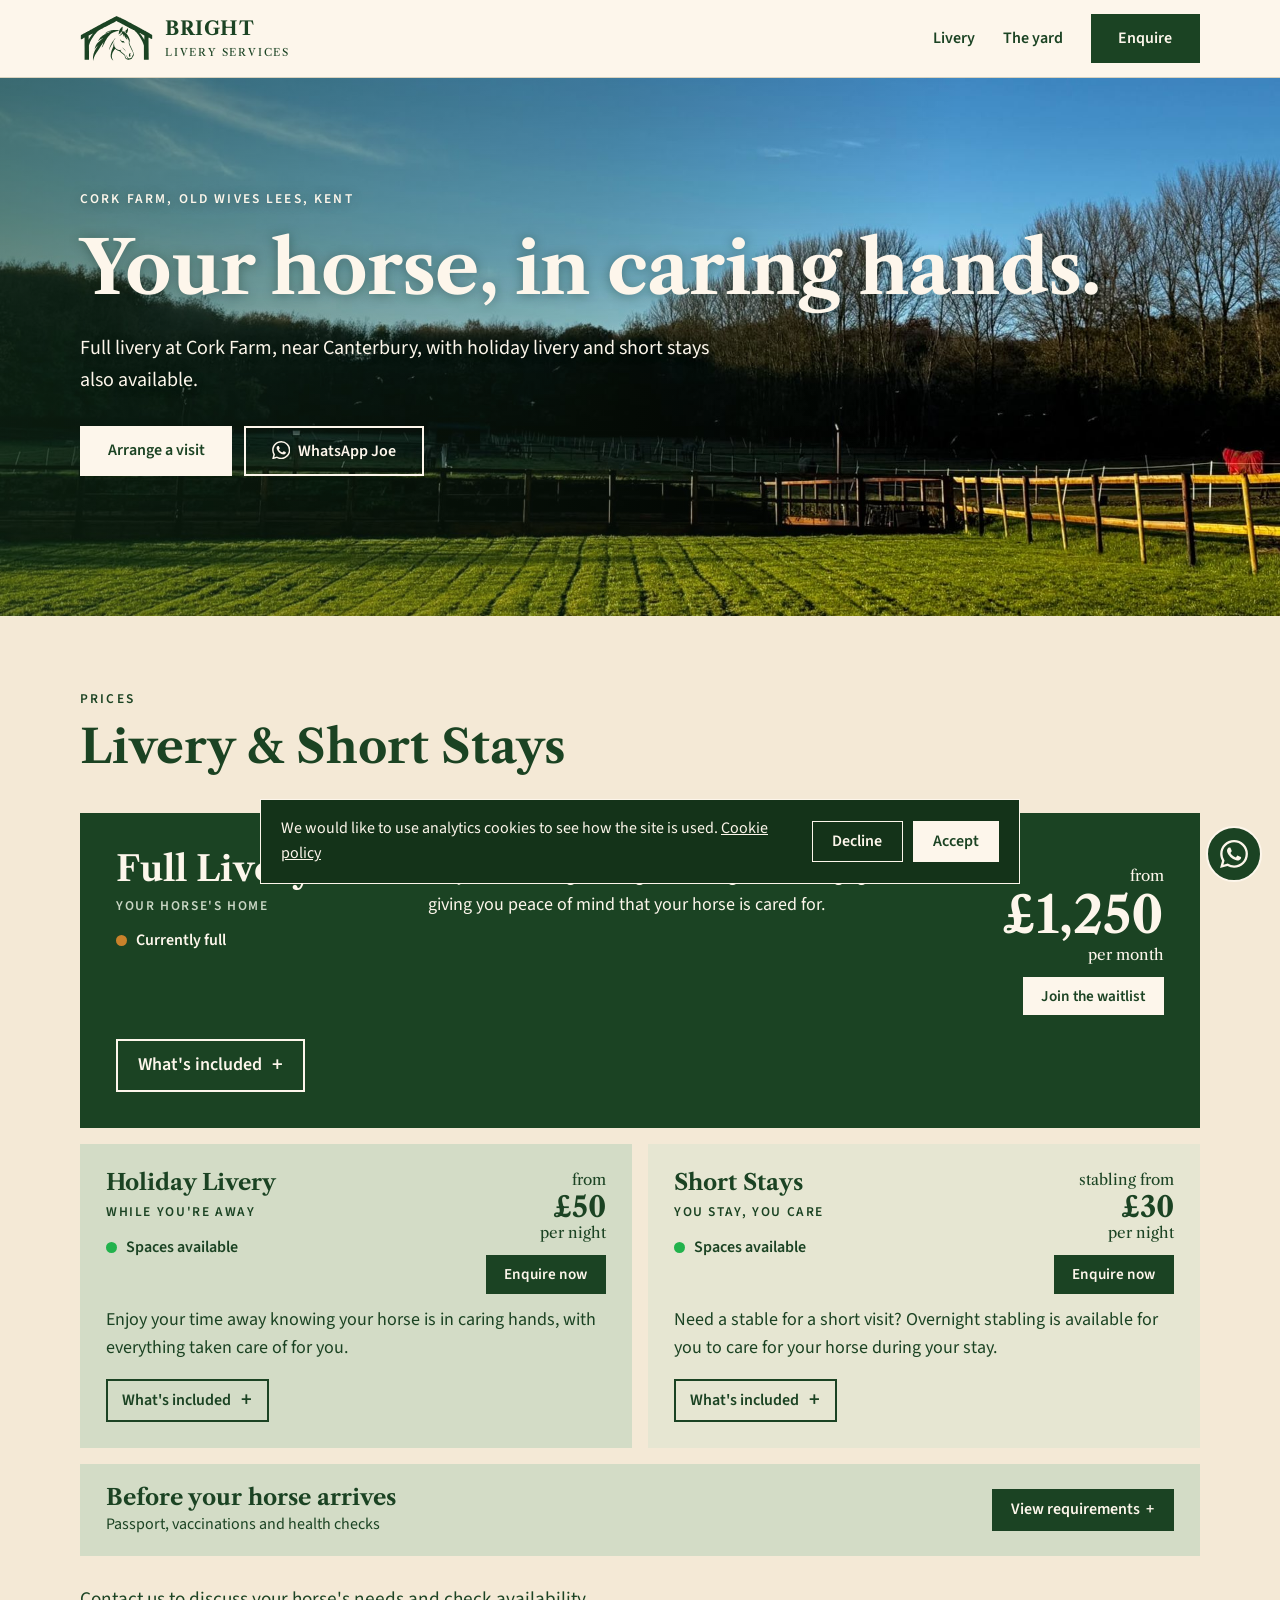
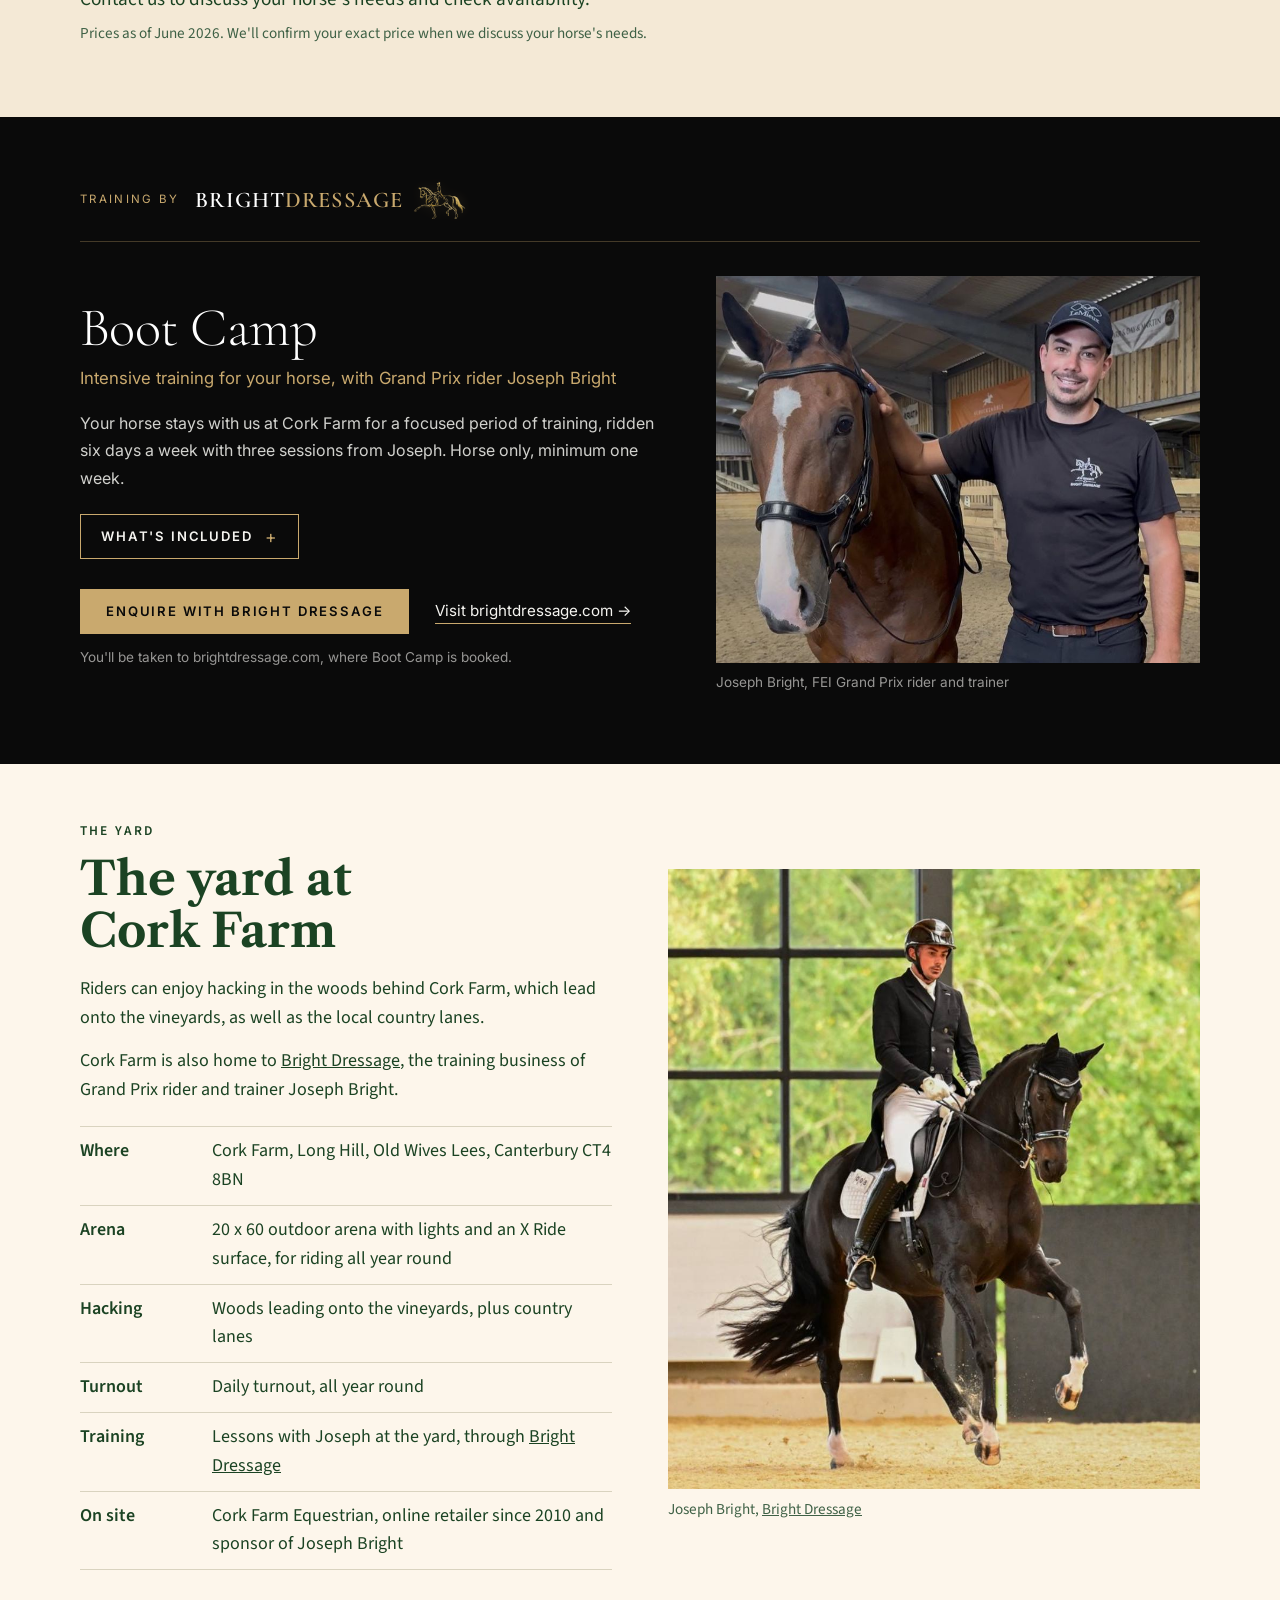
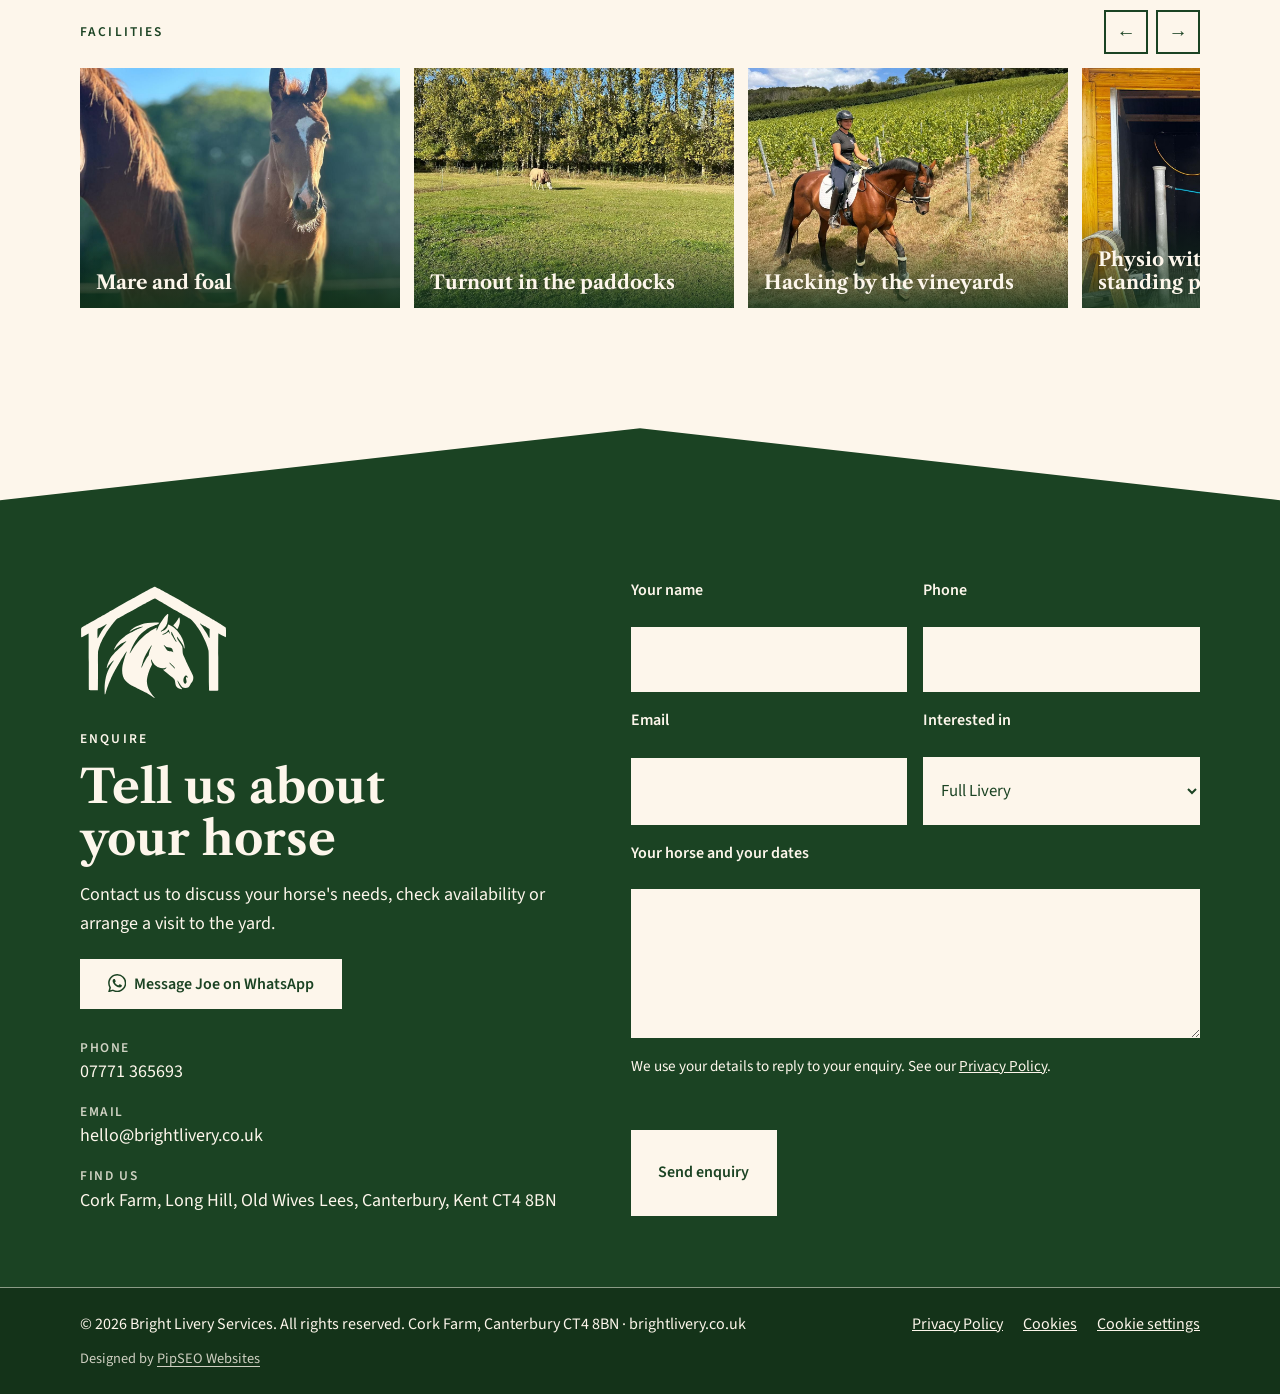
<file: index.html>
<!doctype html>
<html lang="en-GB">
<head>
<meta charset="utf-8">
<meta name="viewport" content="width=device-width,initial-scale=1,viewport-fit=cover">
<title>Bright Livery Services | Full Livery near Canterbury, Kent</title>
<meta name="description" content="Full livery at Cork Farm, Old Wives Lees, near Canterbury in Kent, with holiday livery and short stays. 20 x 60 outdoor arena with lights and woodland hacking.">
<meta name="robots" content="noindex">
<link rel="canonical" href="https://brightlivery.co.uk/">
<meta property="og:type" content="website">
<meta property="og:title" content="Bright Livery Services">
<meta property="og:description" content="Full livery at Cork Farm, Old Wives Lees, near Canterbury in Kent, with holiday livery and short stays. 20 x 60 outdoor arena with lights and woodland hacking.">
<meta property="og:url" content="https://brightlivery.co.uk/">
<meta property="og:image" content="https://brightlivery.co.uk/og-image.png">
<link rel="icon" href="/logo-mark.svg" type="image/svg+xml">
<link rel="preconnect" href="https://fonts.gstatic.com" crossorigin>
<link rel="stylesheet" href="https://fonts.googleapis.com/css2?family=Cormorant+Garamond:wght@300;400;600&family=Inter:wght@400;600&family=Libre+Caslon+Text:ital,wght@0,400;0,700;1,400&family=Source+Sans+3:wght@400;600&display=swap">
<link rel="stylesheet" href="/style.css">
<script type="application/ld+json">{"@context":"https://schema.org","@type":"LocalBusiness","name":"Bright Livery Services","url":"https://brightlivery.co.uk","email":"hello@brightlivery.co.uk","telephone":"+447771365693","image":"https://brightlivery.co.uk/og-image.png","address":{"@type":"PostalAddress","streetAddress":"Cork Farm, Long Hill, Old Wives Lees","addressLocality":"Canterbury","addressRegion":"Kent","postalCode":"CT4 8BN","addressCountry":"GB"}}</script>
</head>
<body>
<header><div class="wrap bar">
  <a class="brand" href="#top" aria-label="Bright Livery Services">
    <span><img src="/logo-mark.svg" alt="" width="770" height="485"></span>
    <span><b>BRIGHT</b><small>Livery Services</small></span>
  </a>
  <nav aria-label="Main">
    <a href="#livery">Livery</a><a href="#yard">The yard</a>
    <a class="btn" href="#contact">Enquire</a>
  </nav>
</div></header>

<main id="top">
<section class="hero">
  <img class="hero-img" src="/hero-paddocks.jpg" alt="Paddocks and woodland at Cork Farm on a clear morning" width="1920" height="1180" fetchpriority="high">
  <div class="wrap hero-in"><div>
    <p class="eyebrow">Cork Farm, Old Wives Lees, Kent</p>
    <h1>Your horse, in caring hands.</h1>
    <p class="lede">Full livery at Cork Farm, near Canterbury, with holiday livery and short stays also available.</p>
    <div class="cta">
      <a class="btn" href="#contact">Arrange a visit</a>
      <a class="btn ghost" href="https://wa.me/447771365693?text=Hi%20Joe%2C%20I%27d%20like%20to%20ask%20about%20livery%20at%20Cork%20Farm."><svg class="wa" viewBox="0 0 24 24" aria-hidden="true"><path fill="currentColor" d="M17.472 14.382c-.297-.149-1.758-.867-2.03-.967-.273-.099-.471-.148-.67.15-.197.297-.767.966-.94 1.164-.173.199-.347.223-.644.075-.297-.15-1.255-.463-2.39-1.475-.883-.788-1.48-1.761-1.653-2.059-.173-.297-.018-.458.13-.606.134-.133.298-.347.446-.52.149-.174.198-.298.298-.497.099-.198.05-.371-.025-.52-.075-.149-.669-1.612-.916-2.207-.242-.579-.487-.5-.669-.51-.173-.008-.371-.01-.57-.01-.198 0-.52.074-.792.372-.272.297-1.04 1.016-1.04 2.479 0 1.462 1.065 2.875 1.213 3.074.149.198 2.096 3.2 5.077 4.487.709.306 1.262.489 1.694.625.712.227 1.36.195 1.871.118.571-.085 1.758-.719 2.006-1.413.248-.694.248-1.289.173-1.413-.074-.124-.272-.198-.57-.347m-5.421 7.403h-.004a9.87 9.87 0 01-5.031-1.378l-.361-.214-3.741.982.998-3.648-.235-.374a9.86 9.86 0 01-1.51-5.26c.001-5.45 4.436-9.884 9.888-9.884 2.64 0 5.122 1.03 6.988 2.898a9.825 9.825 0 012.893 6.994c-.003 5.45-4.437 9.884-9.885 9.884m8.413-18.297A11.815 11.815 0 0012.05 0C5.495 0 .16 5.335.157 11.892c0 2.096.547 4.142 1.588 5.945L.057 24l6.305-1.654a11.882 11.882 0 005.683 1.448h.005c6.554 0 11.89-5.335 11.893-11.893a11.821 11.821 0 00-3.48-8.413z"/></svg>WhatsApp Joe</a>
    </div>
  </div>
  </div>
</section>

<section class="rates" id="livery"><div class="wrap">
  <p class="eyebrow">Prices</p>
  <h2>Livery &amp; Short Stays</h2>
  <div class="board">
    <article class="rate feature" data-service="full">
      <div><h3>Full Livery</h3><p class="when">Your horse's home</p></div>
      <p class="desc">Daily care including mucking out, turning out and bringing in, giving you peace of mind that your horse is cared for.</p>
      <p class="price"><em>from</em><strong>£1,250</strong><em>per month</em></p>
      <details class="more">
        <summary>What's included</summary>
        <div class="inc">
  <div class="inc-grid">
    <div class="groups">
      <div><h3>Daily care</h3><ul>
        <li>Mucking out, seven days a week</li>
        <li>Turning out and bringing in</li>
        <li>Feeding morning and evening</li>
        <li>Rugs changed to suit the weather</li>
      </ul></div>
      <div><h3>Feed and bedding</h3><ul>
        <li>Good quality hay</li>
        <li>Bedding</li>
        <li>Hard feed</li>
        <li>Your supplements given daily</li>
      </ul></div>
      <div><h3>Health</h3><ul>
        <li>Daily checks of legs and feet</li>
        <li>Farrier, vet, dentist and physio visits booked</li>
        <li>Your horse held for appointments</li>
        <li>Routine medication given</li>
      </ul></div>
    </div>
    <aside class="extras">
      <h3>Extras</h3>
      <ul>
        <li>Exercise sessions</li>
        <li>Clipping and trimming</li>
        <li>Plaiting and show preparation</li>
        <li>Rug washing</li>
      </ul>
      <p>Other extras priced on request. Lessons with Joseph are booked through <a href="https://brightdressage.com">Bright Dressage</a>.</p>
    </aside>
  </div>
        </div>
      </details>
    </article>
    <article class="rate soft one" data-service="holiday">
      <div><h3>Holiday Livery</h3><p class="when">While you're away</p></div>
      <p class="desc">Enjoy your time away knowing your horse is in caring hands, with everything taken care of for you.</p>
      <p class="price"><em>from</em><strong>£50</strong><em>per night</em></p>
      <details class="more">
        <summary>What's included</summary>
        <ul class="mini"><li>Mucking out, turning out and bringing in</li><li>Feeding, hay and bedding</li><li>Rugs changed to suit the weather</li><li>Daily checks</li><li>A photo update on WhatsApp while you're away</li></ul>
      </details>
    </article>
    <article class="rate soft two" data-service="short">
      <div><h3>Short Stays</h3><p class="when">You stay, you care</p></div>
      <p class="desc">Need a stable for a short visit? Overnight stabling is available for you to care for your horse during your stay.</p>
      <p class="price"><em>stabling from</em><strong>£30</strong><em>per night</em></p>
      <details class="more">
        <summary>What's included</summary>
        <ul class="mini"><li>A stable for your horse</li><li>Bedding for the night</li><li>Water on the yard</li><li>Hay and feed by arrangement</li></ul>
      </details>
    </article>
    <div class="arrive">
  <details class="more">
    <summary><span>Before your horse arrives<small>Passport, vaccinations and health checks</small></span></summary>
    <div class="inc">
      <p>To protect every horse on the yard, we ask for the following.</p>
      <div class="groups">
      <div><h3>All stays</h3><ul>
        <li>Valid passport and registered microchip</li>
        <li>Flu and tetanus vaccinations up to date</li>
        <li>Third-party liability insurance for your horse</li>
        <li>Next of kin details, in case of an accident</li>
        <li>Signed livery agreement</li>
      </ul></div>
      <div><h3>Full and Holiday Livery</h3><ul>
        <li>Clear strangles blood test, taken within two weeks of arrival</li>
        <li>Recent worm egg count</li>
        <li>Vet, farrier and insurance details</li>
      </ul></div>
    </div>
    </div>
  </details>
    </div>
  </div>
  <p class="note">Contact us to discuss your horse's needs and check availability.</p>
  <p class="legal">Prices as of June 2026. We'll confirm your exact price when we discuss your horse's needs.</p>
</div></section>
<section class="bd-camp" id="boot-camp" aria-labelledby="bd-camp-title"><div class="wrap bd-in">
  <div class="bd-brand">
    <p class="bd-eyebrow">Training by</p>
    <a class="bd-lockup" href="https://brightdressage.com" aria-label="Bright Dressage"><span class="bd-name">BRIGHT<span>DRESSAGE</span></span><img src="/bd-horse.png" alt="" width="300" height="217"></a>
  </div>
  <div class="bd-grid">
  <div class="bd-body">
    <h2 id="bd-camp-title">Boot Camp</h2>
    <p class="bd-sub">Intensive training for your horse, with Grand Prix rider Joseph Bright</p>
    <p>Your horse stays with us at Cork Farm for a focused period of training, ridden six days a week with three sessions from Joseph. Horse only, minimum one week.</p>
    <details class="bd-more">
      <summary>What's included</summary>
      <ul class="bd-list">
      <li>Ridden 6 times a week</li><li>3 training sessions with Joseph</li><li>2 ridden sessions with an established second rider</li><li>1 hack</li><li>Long reining</li><li>Stabling and fibre-based feed</li><li>Midweek update and progress report</li>
    </ul>
    </details>
    <div class="bd-cta">
      <a class="bd-btn" href="https://brightdressage.com/?enquire=Boot%20Camp#contact">Enquire with Bright Dressage</a>
      <a class="bd-link" href="https://brightdressage.com">Visit brightdressage.com &rarr;</a>
      <p class="bd-note">You'll be taken to brightdressage.com, where Boot Camp is booked.</p>
    </div>
  </div>
  <figure class="bd-photo"><img src="/bd-joseph.jpg" alt="Joseph Bright with one of the horses he trains" width="900" height="1035" loading="lazy"><figcaption>Joseph Bright, FEI Grand Prix rider and trainer</figcaption></figure>
  </div>
</div></section>





<section class="wrap yard" id="yard">
  <div>
    <p class="eyebrow">The yard</p>
    <h2>The yard at Cork Farm</h2>
    <p>Riders can enjoy hacking in the woods behind Cork Farm, which lead onto the vineyards, as well as the local country lanes.</p>
    <p>Cork Farm is also home to <a href="https://brightdressage.com">Bright Dressage</a>, the training business of Grand Prix rider and trainer Joseph Bright.</p>
    <ul class="facts">
      <li><span>Where</span><div>Cork Farm, Long Hill, Old Wives Lees, Canterbury CT4 8BN</div></li>
      <li><span>Arena</span><div>20 x 60 outdoor arena with lights and an X Ride surface, for riding all year round</div></li>
      <li><span>Hacking</span><div>Woods leading onto the vineyards, plus country lanes</div></li>
      <li><span>Turnout</span><div>Daily turnout, all year round</div></li>
      <li><span>Training</span><div>Lessons with Joseph at the yard, through <a href="https://brightdressage.com">Bright Dressage</a></div></li>
      <li><span>On site</span><div>Cork Farm Equestrian, online retailer since 2010 and sponsor of Joseph Bright</div></li>
    </ul>
  </div>
  <figure>
    <img src="/joseph-bright.jpg" alt="Joseph Bright riding a dark bay horse in a dressage arena">
    <figcaption>Joseph Bright, <a href="https://brightdressage.com">Bright Dressage</a></figcaption>
  </figure>
</section>

<section class="gallery" aria-label="Facilities photos"><div class="wrap">
  <div class="gal-head"><p class="eyebrow">Facilities</p><div class="gal-nav"><button type="button" class="gal-arrow" data-gal="-1" aria-label="Previous photos">&larr;</button><button type="button" class="gal-arrow" data-gal="1" aria-label="More photos">&rarr;</button></div></div>
  <ul class="strip" tabindex="0"><li class="tile photo"><img src="/mare-foal.jpg" alt="A mare eating from a bucket with her foal beside her" width="1200" height="900" loading="lazy"><span>Mare and foal</span></li><li class="tile photo"><img src="/paddock-turnout.jpg" alt="A rugged horse grazing in the paddock below tall poplar trees" width="1200" height="900" loading="lazy"><span>Turnout in the paddocks</span></li><li class="tile photo"><img src="/hack-vineyards.jpg" alt="A rider hacking a bay horse alongside the vineyards" width="1200" height="900" loading="lazy"><span>Hacking by the vineyards</span></li><li class="tile photo"><img src="/physio.jpg" alt="A horse being treated by the yard's physiotherapist in the wash bay" width="1200" height="900" loading="lazy"><span>Physio with our long-standing physiotherapist</span></li><li class="tile photo"><img src="/arena.jpg" alt="The 20 x 60 X Ride arena in evening sun, with paddocks and woodland behind" width="1200" height="900" loading="lazy"><span>The arena</span></li><li class="tile photo"><img src="/yard-dusk.jpg" alt="The stables at dusk, with horses looking over their doors and the lights on" width="1086" height="814" loading="lazy"><span>The stables at dusk</span></li></ul>
</div></section>

<section class="contact" id="contact"><div class="wrap contact-in">
  <div>
    <span class="rev" aria-hidden="true"><img src="/logo-reverse.svg" alt="" width="770" height="485"></span>
    <p class="eyebrow">Enquire</p>
    <h2>Tell us about your horse</h2>
    <p>Contact us to discuss your horse's needs, check availability or arrange a visit to the yard.</p>
    <a class="btn wa-btn" href="https://wa.me/447771365693?text=Hi%20Joe%2C%20I%27d%20like%20to%20ask%20about%20livery%20at%20Cork%20Farm."><svg class="wa" viewBox="0 0 24 24" aria-hidden="true"><path fill="currentColor" d="M17.472 14.382c-.297-.149-1.758-.867-2.03-.967-.273-.099-.471-.148-.67.15-.197.297-.767.966-.94 1.164-.173.199-.347.223-.644.075-.297-.15-1.255-.463-2.39-1.475-.883-.788-1.48-1.761-1.653-2.059-.173-.297-.018-.458.13-.606.134-.133.298-.347.446-.52.149-.174.198-.298.298-.497.099-.198.05-.371-.025-.52-.075-.149-.669-1.612-.916-2.207-.242-.579-.487-.5-.669-.51-.173-.008-.371-.01-.57-.01-.198 0-.52.074-.792.372-.272.297-1.04 1.016-1.04 2.479 0 1.462 1.065 2.875 1.213 3.074.149.198 2.096 3.2 5.077 4.487.709.306 1.262.489 1.694.625.712.227 1.36.195 1.871.118.571-.085 1.758-.719 2.006-1.413.248-.694.248-1.289.173-1.413-.074-.124-.272-.198-.57-.347m-5.421 7.403h-.004a9.87 9.87 0 01-5.031-1.378l-.361-.214-3.741.982.998-3.648-.235-.374a9.86 9.86 0 01-1.51-5.26c.001-5.45 4.436-9.884 9.888-9.884 2.64 0 5.122 1.03 6.988 2.898a9.825 9.825 0 012.893 6.994c-.003 5.45-4.437 9.884-9.885 9.884m8.413-18.297A11.815 11.815 0 0012.05 0C5.495 0 .16 5.335.157 11.892c0 2.096.547 4.142 1.588 5.945L.057 24l6.305-1.654a11.882 11.882 0 005.683 1.448h.005c6.554 0 11.89-5.335 11.893-11.893a11.821 11.821 0 00-3.48-8.413z"/></svg>Message Joe on WhatsApp</a>
    <dl>
      <div><dt>Phone</dt><dd>07771 365693</dd></div>
      <div><dt>Email</dt><dd>hello@brightlivery.co.uk</dd></div>
      <div><dt>Find us</dt><dd class="addr">Cork Farm, Long Hill, Old Wives Lees, Canterbury, Kent CT4 8BN</dd></div>
    </dl>
  </div>
  <form id="enquiry" name="livery-enquiry" method="POST" data-netlify="true" netlify-honeypot="bot-field">
    <input type="hidden" name="form-name" value="livery-enquiry">
    <input type="hidden" name="subject" value="New enquiry: Bright Livery website">
    <p hidden><label>Do not fill this in: <input name="bot-field"></label></p>
    <div class="field"><label for="f-name">Your name</label><input id="f-name" name="name" autocomplete="name" required></div>
    <div class="field"><label for="f-phone">Phone</label><input id="f-phone" name="phone" type="tel" autocomplete="tel"></div>
    <div class="field"><label for="f-email">Email</label><input id="f-email" name="email" type="email" autocomplete="email" required></div>
    <div class="field"><label for="f-service">Interested in</label>
      <select id="f-service" name="service"><option>Full Livery</option><option>Join Full Livery waitlist</option><option>Holiday Livery</option><option>Short Stay</option><option>Arrange a visit</option></select></div>
    <div class="field full"><label for="f-msg">Your horse and your dates</label><textarea id="f-msg" name="message" required></textarea></div>
    <p class="form-note">We use your details to reply to your enquiry. See our <a href="/privacy">Privacy Policy</a>.</p>
    <button class="btn" type="submit">Send enquiry</button>
    <p id="sent" role="status" hidden></p>
  </form>
</div></section>
</main>

<a class="wa-float" href="https://wa.me/447771365693?text=Hi%20Joe%2C%20I%27d%20like%20to%20ask%20about%20livery%20at%20Cork%20Farm." aria-label="Message Joe on WhatsApp"><svg class="wa" viewBox="0 0 24 24" aria-hidden="true"><path fill="currentColor" d="M17.472 14.382c-.297-.149-1.758-.867-2.03-.967-.273-.099-.471-.148-.67.15-.197.297-.767.966-.94 1.164-.173.199-.347.223-.644.075-.297-.15-1.255-.463-2.39-1.475-.883-.788-1.48-1.761-1.653-2.059-.173-.297-.018-.458.13-.606.134-.133.298-.347.446-.52.149-.174.198-.298.298-.497.099-.198.05-.371-.025-.52-.075-.149-.669-1.612-.916-2.207-.242-.579-.487-.5-.669-.51-.173-.008-.371-.01-.57-.01-.198 0-.52.074-.792.372-.272.297-1.04 1.016-1.04 2.479 0 1.462 1.065 2.875 1.213 3.074.149.198 2.096 3.2 5.077 4.487.709.306 1.262.489 1.694.625.712.227 1.36.195 1.871.118.571-.085 1.758-.719 2.006-1.413.248-.694.248-1.289.173-1.413-.074-.124-.272-.198-.57-.347m-5.421 7.403h-.004a9.87 9.87 0 01-5.031-1.378l-.361-.214-3.741.982.998-3.648-.235-.374a9.86 9.86 0 01-1.51-5.26c.001-5.45 4.436-9.884 9.888-9.884 2.64 0 5.122 1.03 6.988 2.898a9.825 9.825 0 012.893 6.994c-.003 5.45-4.437 9.884-9.885 9.884m8.413-18.297A11.815 11.815 0 0012.05 0C5.495 0 .16 5.335.157 11.892c0 2.096.547 4.142 1.588 5.945L.057 24l6.305-1.654a11.882 11.882 0 005.683 1.448h.005c6.554 0 11.89-5.335 11.893-11.893a11.821 11.821 0 00-3.48-8.413z"/></svg></a>

<footer><div class="wrap foot">
  <span>&copy; 2026 Bright Livery Services. All rights reserved. Cork Farm, Canterbury CT4 8BN · brightlivery.co.uk</span>
  <span class="foot-links"><a href="/privacy">Privacy Policy</a><a href="/privacy#cookies">Cookies</a><a href="#" data-cookie-settings>Cookie settings</a></span>
  <span class="credit">Designed by <a href="https://pipseo.co.uk" target="_blank" rel="noopener">PipSEO Websites</a></span>
</div></footer>
<script src="/script.js"></script>
</body>
</html>
</file>
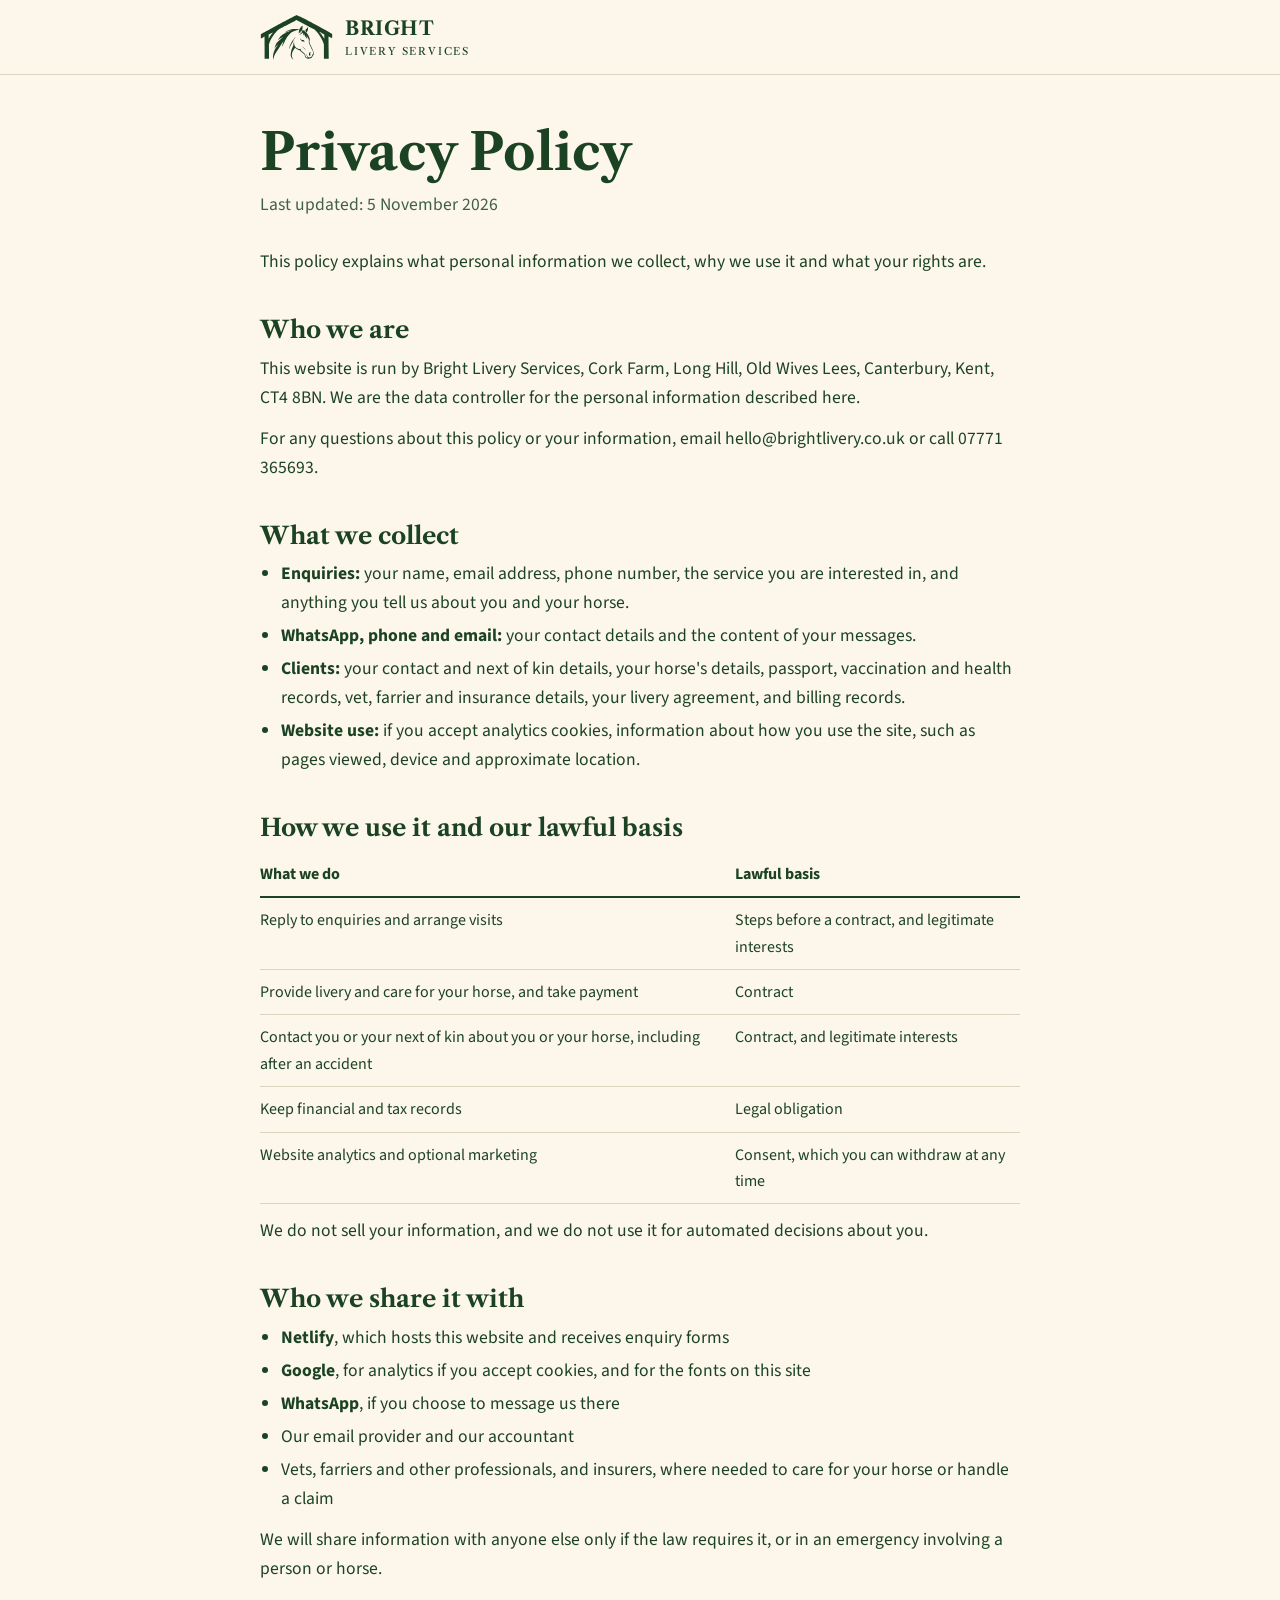
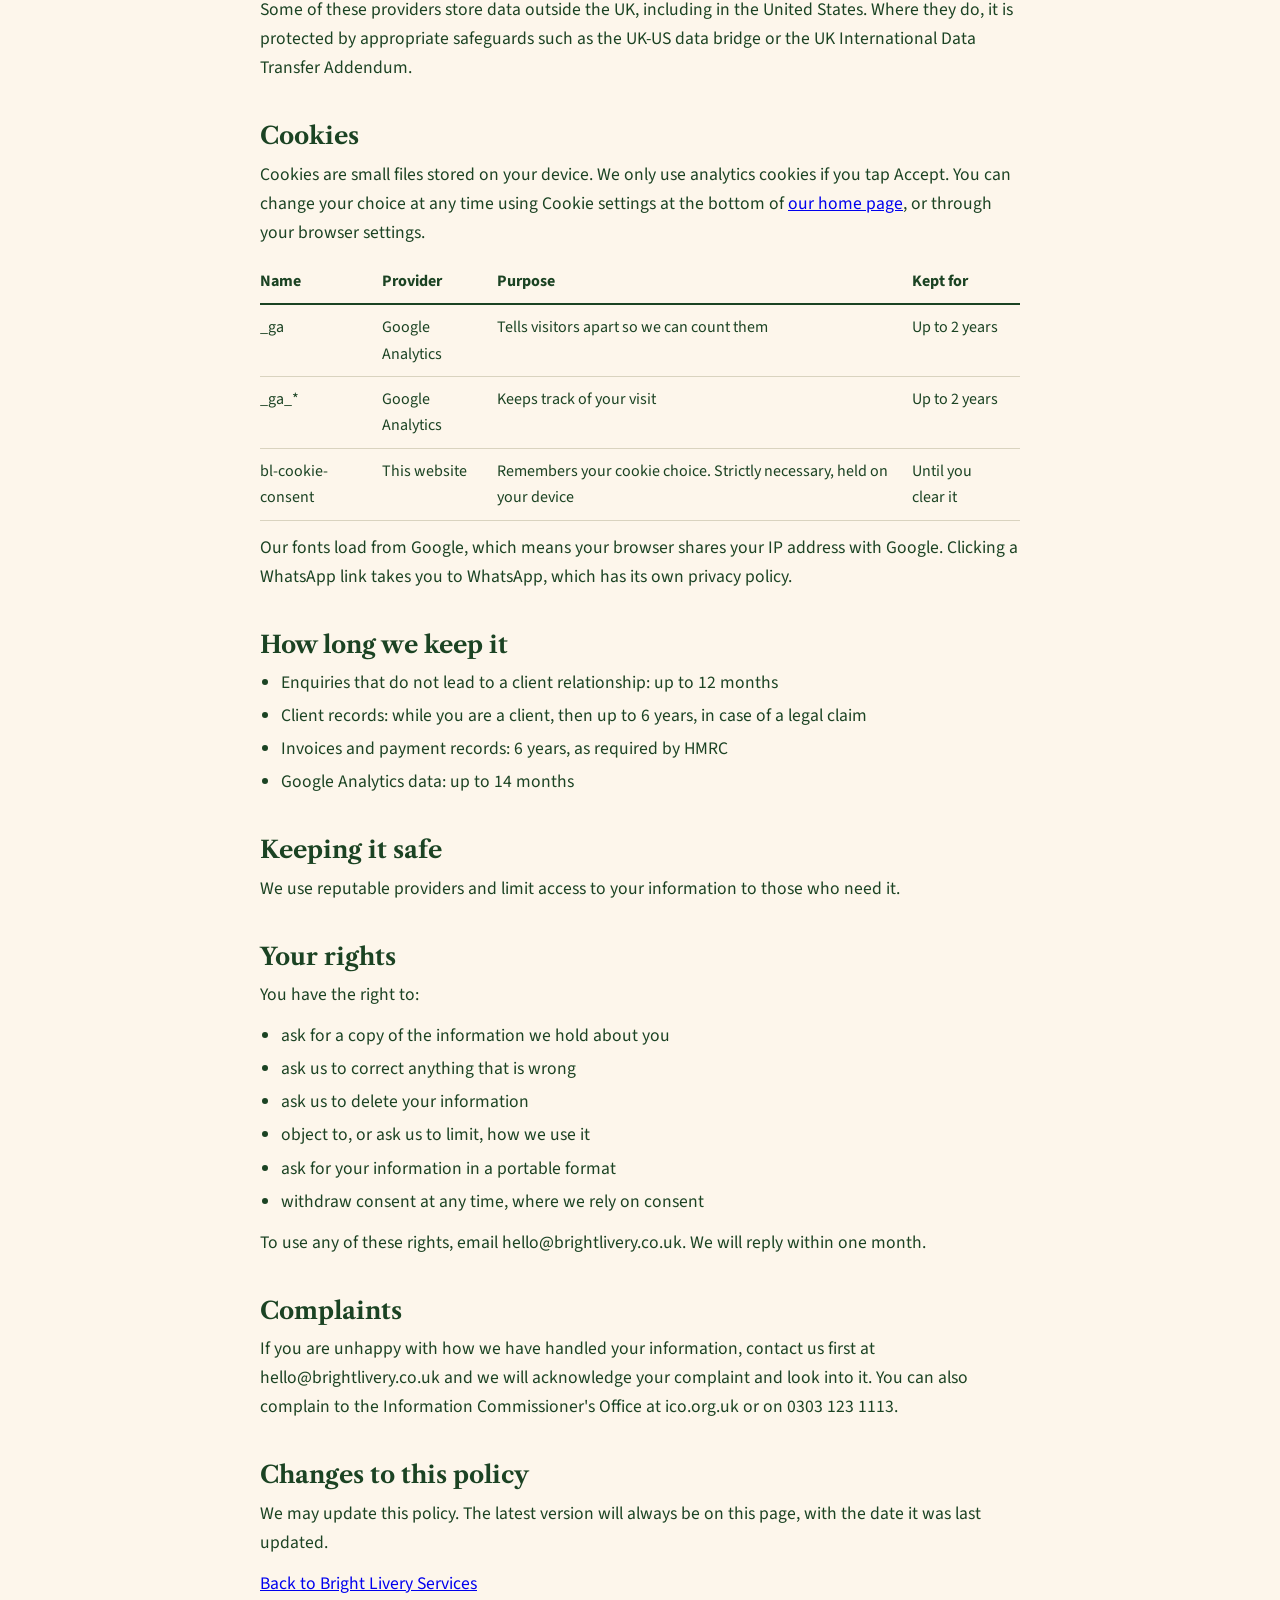
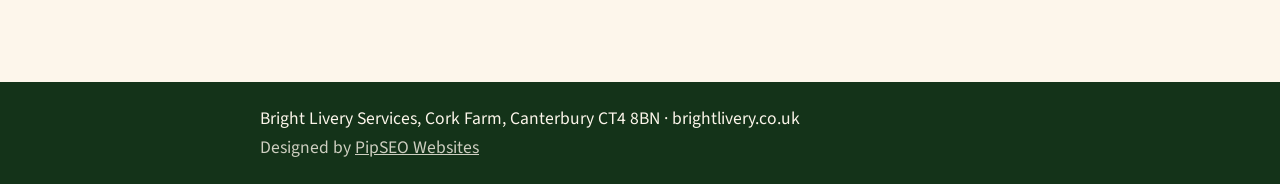
<file: privacy.html>
<!doctype html>
<html lang="en-GB"><head><meta charset="utf-8"><meta name="viewport" content="width=device-width,initial-scale=1,viewport-fit=cover">
<meta name="robots" content="noindex">
<link rel="icon" href="/logo-mark.svg" type="image/svg+xml">
<title>Privacy Policy | Bright Livery Services</title>
<link rel="stylesheet" href="https://fonts.googleapis.com/css2?family=Libre+Caslon+Text:wght@400;700&family=Source+Sans+3:wght@400;600&display=swap">
<style>
:root{--green:#1b4323;--green-deep:#143319;--cream:#fdf6eb;--rule:#d9d3bf;--soft:#3f6146;color-scheme:light}
*{box-sizing:border-box}
body{margin:0;background:var(--cream);color:var(--green);font:400 1.1rem/1.65 "Source Sans 3","Helvetica Neue",Arial,sans-serif}
.wrap{max-width:calc(760px + 48px);margin-inline:auto;padding-left:max(24px,env(safe-area-inset-left,0px));padding-right:max(24px,env(safe-area-inset-right,0px))}
header{border-bottom:1px solid var(--rule)}
.brand{display:flex;align-items:center;gap:12px;padding-block:14px;text-decoration:none;color:inherit}
.brand img{height:46px;width:auto;display:block}
.brand b{font:700 1.2rem/1.05 "Libre Caslon Text",Georgia,serif;letter-spacing:.03em}
.brand small{display:block;font:400 .66rem/1.5 "Libre Caslon Text",Georgia,serif;letter-spacing:.17em;text-transform:uppercase}
main{padding-block:48px 72px}
h1,h2{font-family:"Libre Caslon Text",Georgia,serif;font-weight:700;line-height:1.15;text-wrap:balance}
h1{font-size:clamp(2.2rem,5vw,3.2rem);margin:0 0 8px}
h2{font-size:1.5rem;margin:40px 0 10px}
.updated{color:var(--soft);margin:0 0 28px}
p{margin:0 0 12px}ul{margin:0 0 12px;padding-left:1.2em}li{margin-bottom:4px}
.table{overflow-x:auto}
table{border-collapse:collapse;width:100%;min-width:520px;font-size:1rem;margin-bottom:12px}
th,td{text-align:left;vertical-align:top;padding:9px 12px 9px 0;border-bottom:1px solid var(--rule)}
th{border-bottom:2px solid var(--green)}
footer{background:var(--green-deep);color:var(--cream);padding-block:22px}
</style></head><body>
<header><div class="wrap"><a class="brand" href="/"><img src="/logo-mark.svg" alt="" width="770" height="485"><span><b>BRIGHT</b><small>Livery Services</small></span></a></div></header>
<main class="wrap">
<h1>Privacy Policy</h1>
<p class="updated">Last updated: 5 November 2026</p>
<p>This policy explains what personal information we collect, why we use it and what your rights are.</p>

<h2>Who we are</h2>
<p>This website is run by Bright Livery Services, Cork Farm, Long Hill, Old Wives Lees, Canterbury, Kent, CT4 8BN. We are the data controller for the personal information described here.</p>
<p>For any questions about this policy or your information, email hello@brightlivery.co.uk or call 07771 365693.</p>

<h2>What we collect</h2>
<ul>
<li><strong>Enquiries:</strong> your name, email address, phone number, the service you are interested in, and anything you tell us about you and your horse.</li>
<li><strong>WhatsApp, phone and email:</strong> your contact details and the content of your messages.</li>
<li><strong>Clients:</strong> your contact and next of kin details, your horse's details, passport, vaccination and health records, vet, farrier and insurance details, your livery agreement, and billing records.</li>
<li><strong>Website use:</strong> if you accept analytics cookies, information about how you use the site, such as pages viewed, device and approximate location.</li>
</ul>

<h2>How we use it and our lawful basis</h2>
<div class="table"><table>
<tr><th>What we do</th><th>Lawful basis</th></tr>
<tr><td>Reply to enquiries and arrange visits</td><td>Steps before a contract, and legitimate interests</td></tr>
<tr><td>Provide livery and care for your horse, and take payment</td><td>Contract</td></tr>
<tr><td>Contact you or your next of kin about you or your horse, including after an accident</td><td>Contract, and legitimate interests</td></tr>
<tr><td>Keep financial and tax records</td><td>Legal obligation</td></tr>
<tr><td>Website analytics and optional marketing</td><td>Consent, which you can withdraw at any time</td></tr>
</table></div>
<p>We do not sell your information, and we do not use it for automated decisions about you.</p>

<h2>Who we share it with</h2>
<ul>
<li><strong>Netlify</strong>, which hosts this website and receives enquiry forms</li>
<li><strong>Google</strong>, for analytics if you accept cookies, and for the fonts on this site</li>
<li><strong>WhatsApp</strong>, if you choose to message us there</li>
<li>Our email provider and our accountant</li>
<li>Vets, farriers and other professionals, and insurers, where needed to care for your horse or handle a claim</li>
</ul>
<p>We will share information with anyone else only if the law requires it, or in an emergency involving a person or horse.</p>
<p>Some of these providers store data outside the UK, including in the United States. Where they do, it is protected by appropriate safeguards such as the UK-US data bridge or the UK International Data Transfer Addendum.</p>

<h2 id="cookies">Cookies</h2>
<p>Cookies are small files stored on your device. We only use analytics cookies if you tap Accept. You can change your choice at any time using Cookie settings at the bottom of <a href="/">our home page</a>, or through your browser settings.</p>
<div class="table"><table>
<tr><th>Name</th><th>Provider</th><th>Purpose</th><th>Kept for</th></tr>
<tr><td>_ga</td><td>Google Analytics</td><td>Tells visitors apart so we can count them</td><td>Up to 2 years</td></tr>
<tr><td>_ga_*</td><td>Google Analytics</td><td>Keeps track of your visit</td><td>Up to 2 years</td></tr>
<tr><td>bl-cookie-consent</td><td>This website</td><td>Remembers your cookie choice. Strictly necessary, held on your device</td><td>Until you clear it</td></tr>
</table></div>
<p>Our fonts load from Google, which means your browser shares your IP address with Google. Clicking a WhatsApp link takes you to WhatsApp, which has its own privacy policy.</p>

<h2>How long we keep it</h2>
<ul>
<li>Enquiries that do not lead to a client relationship: up to 12 months</li>
<li>Client records: while you are a client, then up to 6 years, in case of a legal claim</li>
<li>Invoices and payment records: 6 years, as required by HMRC</li>
<li>Google Analytics data: up to 14 months</li>
</ul>

<h2>Keeping it safe</h2>
<p>We use reputable providers and limit access to your information to those who need it.</p>

<h2>Your rights</h2>
<p>You have the right to:</p>
<ul>
<li>ask for a copy of the information we hold about you</li>
<li>ask us to correct anything that is wrong</li>
<li>ask us to delete your information</li>
<li>object to, or ask us to limit, how we use it</li>
<li>ask for your information in a portable format</li>
<li>withdraw consent at any time, where we rely on consent</li>
</ul>
<p>To use any of these rights, email hello@brightlivery.co.uk. We will reply within one month.</p>

<h2>Complaints</h2>
<p>If you are unhappy with how we have handled your information, contact us first at hello@brightlivery.co.uk and we will acknowledge your complaint and look into it. You can also complain to the Information Commissioner's Office at ico.org.uk or on 0303 123 1113.</p>

<h2>Changes to this policy</h2>
<p>We may update this policy. The latest version will always be on this page, with the date it was last updated.</p>
<p><a href="/">Back to Bright Livery Services</a></p>
</main>
<footer><div class="wrap">Bright Livery Services, Cork Farm, Canterbury CT4 8BN · brightlivery.co.uk<br><span style="opacity:.8">Designed by <a href="https://pipseo.co.uk" target="_blank" rel="noopener" style="color:inherit">PipSEO Websites</a></span></div></footer>
</body></html>
</file>
<file: style.css>
html{-webkit-text-size-adjust:100%}
body{margin:0}
img{max-width:100%}
[hidden]{display:none!important}

/* Layout: a yard's rate board under a timber gable. The roof pitch from the logo cuts the top of the contact band. Single look, taken from the two-colour brand. */
:root{
  --green:#1b4323; --green-deep:#143319; --green-soft:#3f6146;
  --sage:#d3dcc6; --sage-pale:#e6e6d2; --on-green:#c9d6c4;
  --cream:#fdf6eb; --cream-deep:#f4e9d6; --rule:#d9d3bf;
  --display:"Libre Caslon Text",Georgia,"Times New Roman",serif;
  --body:"Source Sans 3","Helvetica Neue",Arial,sans-serif;
  --wrap:1120px;
}
*{box-sizing:border-box}
html{scroll-behavior:smooth}
body{background:var(--cream);color:var(--green);font:400 1.125rem/1.6 var(--body);-webkit-font-smoothing:antialiased}
.wrap{max-width:calc(var(--wrap) + 2*24px);margin-inline:auto;padding-left:max(24px,env(safe-area-inset-left,0px));padding-right:max(24px,env(safe-area-inset-right,0px))}
h1,h2,h3{font-family:var(--display);font-weight:700;line-height:1.12;margin:0;text-wrap:balance}
p{margin:0}
a{color:inherit}
:focus-visible{outline:3px solid var(--green-soft);outline-offset:3px}
.eyebrow{font-size:.84rem;font-weight:600;letter-spacing:.16em;text-transform:uppercase}
.btn{display:inline-block;background:var(--green);color:var(--cream);border:2px solid var(--green);padding:.8em 1.6em;font:600 1rem/1.2 var(--body);text-decoration:none;cursor:pointer;transition:background .15s,color .15s}
.btn:hover{background:var(--green-deep)}
.btn.ghost{background:transparent;color:var(--green)}
.btn.ghost:hover{background:var(--green);color:var(--cream)}

header{border-bottom:1px solid var(--rule)}
.bar{display:flex;align-items:center;justify-content:space-between;gap:20px;padding-block:14px}
.brand{display:flex;align-items:center;gap:12px;text-decoration:none}
.brand img{height:46px;width:auto;display:block}
.brand b{font:700 1.2rem/1.05 var(--display);letter-spacing:.03em}
.brand small{display:block;font:400 .66rem/1.5 var(--display);letter-spacing:.17em;text-transform:uppercase}
nav{display:flex;gap:28px;align-items:center}
nav a{text-decoration:none;font-weight:600;font-size:1rem}
nav a:hover{text-decoration:underline;text-underline-offset:4px}

.hero{display:grid;grid-template-columns:minmax(0,1.05fr) minmax(0,1fr);gap:56px;align-items:center;padding-block:64px 72px}
.hero h1{font-size:clamp(2.7rem,6vw,4.6rem);letter-spacing:-.01em;margin-block:18px 22px}
.hero p.lede{font-size:1.25rem;max-width:32em}
.cta{display:flex;flex-wrap:wrap;gap:12px;margin-top:30px}
.logo-full{max-width:460px;width:100%;margin-inline:auto}
.logo-full img{display:block;width:100%;height:auto}

.rates{background:var(--cream-deep);padding-block:72px}
.rates h2{font-size:clamp(2rem,4vw,2.9rem);margin-block:12px 40px}
.board{border-top:3px solid var(--green)}
.rate{display:grid;grid-template-columns:minmax(0,17rem) minmax(0,1fr) minmax(0,14rem);gap:12px 40px;padding-block:30px;border-bottom:1px solid var(--green);align-items:baseline}
.rate h3{font-size:1.6rem}
.rate .when{font-size:.84rem;font-weight:600;letter-spacing:.12em;text-transform:uppercase;color:var(--green-soft);margin-top:6px}
.rate .desc{max-width:34em}
.price{font-family:var(--display);text-align:right;font-variant-numeric:lining-nums}
.price em{display:block;font-style:normal;font-size:.95rem;line-height:1.3}
.price strong{display:block;font-size:2.3rem;line-height:1.15}
.board{border-top:0;display:grid;grid-template-columns:repeat(2,minmax(0,1fr));gap:16px}
.rate.feature{grid-column:1/-1;background:var(--green);color:var(--cream);border:0;padding:36px;row-gap:16px}
.rate.feature h3{font-size:2.2rem}
.rate.feature .when{color:var(--on-green)}
.rate.feature .price strong{font-size:3.2rem}
.rate.feature .more summary{border-color:var(--cream)}
.rate.feature .more summary:hover{background:var(--cream);color:var(--green)}
.rate.feature .inc h3{font-size:1.3rem;border-color:var(--cream)}
.rate.feature .inc li{border-color:var(--green-soft)}
.rate.feature .extras{background:var(--green-deep)}
.rate.feature :focus-visible{outline-color:var(--cream)}
.rate.soft{grid-template-columns:minmax(0,1fr) auto;border:0;padding:26px;align-items:start}
.rate.soft .desc{grid-column:1/-1;grid-row:2}
.rate.soft h3{font-size:1.4rem}
.rate.soft .when{color:var(--green)}
.rate.soft .price strong{font-size:1.8rem}
.rate.one{background:var(--sage)}
.rate.two{background:var(--sage-pale)}
.join{margin-top:32px;border-top:1px solid var(--green)}
.rates .join>h3{border:0;font-size:1.6rem;padding-bottom:4px}
.join>p{margin-bottom:22px;max-width:36em}
.rates .legal{font-size:.95rem;margin-top:6px;color:var(--green-soft)}
.rates .note{margin-top:28px;font-size:1.2rem}

.more{grid-column:1/-1;margin-top:8px}
.more summary{display:inline-flex;align-items:center;gap:10px;cursor:pointer;font-weight:600;padding:.55em 1.1em;border:2px solid var(--green);list-style:none}
.more summary::-webkit-details-marker{display:none}
.more summary::after{content:"+";font-size:1.3rem;line-height:1}
.more[open] summary::after{content:"\2212"}
.more summary:hover{background:var(--green);color:var(--cream)}
.inc{padding-top:24px}
.inc h2{font-size:clamp(2rem,4vw,2.9rem);margin-block:12px 12px}
.inc .intro{max-width:36em;margin-bottom:36px}
.inc-grid{display:grid;grid-template-columns:minmax(0,2fr) minmax(0,1fr);gap:48px;align-items:start}
.groups{display:grid;grid-template-columns:repeat(2,minmax(0,1fr));gap:36px 40px}
.inc h3{font-size:1.3rem;padding-bottom:8px;border-bottom:2px solid var(--green)}
.inc ul{list-style:none;margin:0;padding:0}
.inc li{padding-block:8px;border-bottom:1px solid var(--rule)}
.extras{background:var(--cream);padding:26px}
.extras p{font-size:1rem;margin-top:14px}
.extras li{border-color:var(--rule)}
@media (max-width:860px){.inc-grid{grid-template-columns:minmax(0,1fr)}}
@media (max-width:560px){.groups{grid-template-columns:minmax(0,1fr)}}
.form-note{grid-column:1/-1;font-size:.95rem}
.foot-links{display:flex;flex-wrap:wrap;gap:6px 20px}
.cookie-bar{position:fixed;z-index:20;left:max(16px,env(safe-area-inset-left,0px));right:max(16px,env(safe-area-inset-right,0px));bottom:calc(16px + env(safe-area-inset-bottom,0px));max-width:760px;margin-inline:auto;background:var(--green-deep);color:var(--cream);border:1px solid var(--cream);padding:16px 20px;display:flex;align-items:center;gap:20px;font-size:1rem}
.cookie-bar p{flex:1;min-width:0}
.cookie-btns{display:flex;gap:10px}
.cookie-btns button{font:600 1rem/1.2 var(--body);padding:.6em 1.2em;cursor:pointer;background:var(--cream);color:var(--green);border:1px solid var(--cream)}
.cookie-btns button[data-cookie="declined"]{background:transparent;color:var(--cream)}
@media (max-width:640px){.cookie-bar{flex-direction:column;align-items:stretch;gap:12px}.cookie-btns button{flex:1}}
.arrive{background:var(--sage)}
.arrive .more{margin:0}
.arrive .more summary{display:flex;justify-content:space-between;width:100%;border:0;padding:22px 0}
.arrive .more summary:hover{background:none;color:inherit}
.arrive summary span{font:700 1.4rem/1.2 var(--display)}
.arrive summary small{display:block;font:400 1rem/1.4 var(--body);margin-top:3px}
.arrive .more summary{align-items:center;gap:16px}
.arrive .more summary::after{content:"View requirements  +";white-space:pre;flex:none;border:2px solid var(--green);background:var(--green);color:var(--cream);padding:.6em 1.1em;font:600 1rem/1.2 var(--body)}
.arrive .more[open] summary::after{content:"Hide requirements  \2212"}
.arrive .more summary:hover::after{background:var(--green-deep)}
@media (max-width:560px){.arrive .more summary{flex-direction:column;align-items:flex-start}}
.arrive .inc{padding:0 0 30px}
.arrive .inc>p{margin-bottom:20px}
.arrive .inc li{border-color:var(--green-soft)}
.status{display:flex;align-items:center;gap:9px;font-weight:600;font-size:1rem;margin-top:12px}
.dot{width:11px;height:11px;border-radius:50%;background:var(--dot);flex:none}
.is-open{--dot:#22b24c}
.rate.feature .is-open{--dot:#4be37a}
.is-full{--dot:#c9822b}
.is-open .dot{animation:glow 2.2s ease-in-out infinite}
@keyframes glow{0%,100%{box-shadow:0 0 3px 1px var(--dot)}50%{box-shadow:0 0 12px 4px var(--dot)}}
.price .btn{margin-top:12px;padding:.55em 1.1em;font-size:.95rem;text-align:center}
.rate.feature .price .btn{background:var(--cream);color:var(--green);border-color:var(--cream)}
.rate.feature .price .btn:hover{background:var(--cream-deep)}
@media (prefers-reduced-motion:reduce){.is-open .dot{animation:none;box-shadow:0 0 6px 2px var(--dot)}}
.wa{width:1.15em;height:1.15em;vertical-align:-.2em;margin-right:.5em}
.rate.soft .more{grid-row:3;margin-top:4px}
.rate.soft .more summary{padding:.4em .9em;font-size:1rem}
.mini{list-style:none;margin:14px 0 0;padding:0}
.mini li{padding-block:6px;border-bottom:1px solid var(--green-soft)}
.gallery{padding-top:72px}
.strip{list-style:none;margin:14px 0 0;padding:0 0 10px;display:flex;gap:14px;overflow-x:auto;scroll-snap-type:x mandatory}
.tile{flex:0 0 min(320px,78%);aspect-ratio:4/3;scroll-snap-align:start;background:var(--sage);display:flex;flex-direction:column;justify-content:flex-end;padding:16px}
.tile:nth-child(even){background:var(--sage-pale)}
.tile span{font:700 1.2rem/1.2 var(--display)}
.tile small{font-size:.95rem}
.wa-btn{background:var(--cream);color:var(--green);border-color:var(--cream);margin-top:20px}
.wa-btn:hover{background:var(--cream-deep)}
.wa-float{position:fixed;z-index:5;right:calc(18px + env(safe-area-inset-right,0px));bottom:calc(18px + env(safe-area-inset-bottom,0px));width:56px;height:56px;border-radius:50%;background:var(--green);color:var(--cream);border:2px solid var(--cream);display:flex;align-items:center;justify-content:center}
.wa-float .wa{margin:0;width:28px;height:28px;vertical-align:0}
.wa-float:hover{background:var(--green-deep)}
.yard{padding-block:56px 110px;display:grid;grid-template-columns:minmax(0,1fr) minmax(0,1fr);gap:56px;align-items:center}
.yard h2{font-size:clamp(2rem,4vw,2.9rem);margin-block:12px 18px}
.yard p+p{margin-top:14px}
.yard img{display:block;width:100%;aspect-ratio:6/7;object-fit:cover}
.yard figcaption{font-size:.95rem;margin-top:8px;color:var(--green-soft)}
.yard figure{margin:0}
.facts{list-style:none;margin:22px 0 0;padding:0;border-top:1px solid var(--rule)}
.facts li{display:grid;grid-template-columns:7.5rem minmax(0,1fr);gap:12px;padding-block:10px;border-bottom:1px solid var(--rule)}
.facts span{font-weight:600}

.contact{background:var(--green);color:var(--cream);clip-path:polygon(0 72px,50% 0,100% 72px,100% 100%,0 100%);padding-block:150px 72px}
.contact-in{display:grid;grid-template-columns:minmax(0,1fr) minmax(0,1.15fr);gap:56px}
.contact h2{font-size:clamp(2rem,4vw,2.9rem);margin-block:12px 16px}
.rev{width:150px;display:block;margin-bottom:24px}
.rev img{display:block;width:100%;height:auto}
.contact dl{margin:28px 0 0;display:grid;gap:14px}
.contact dt{font-size:.84rem;font-weight:600;letter-spacing:.12em;text-transform:uppercase;opacity:.8}
.contact dd{margin:0;user-select:all}
.contact dd.addr{user-select:text}
form{display:grid;grid-template-columns:minmax(0,1fr) minmax(0,1fr);gap:16px}
.field{display:grid;gap:5px;min-width:0}
.field.full{grid-column:1/-1}
label{font-weight:600;font-size:1rem}
input,select,textarea{width:100%;background:var(--cream);color:var(--green);border:0;border-radius:0;padding:.7em .8em;font:400 1.05rem/1.4 var(--body)}
textarea{min-height:130px;resize:vertical}
form :focus-visible{outline-color:var(--cream)}
form .btn{background:var(--cream);color:var(--green);border-color:var(--cream);justify-self:start}
form .btn:hover{background:var(--cream-deep)}
#sent{grid-column:1/-1;border:1px solid var(--cream);padding:.8em 1em}

footer{background:var(--green-deep);color:var(--cream);font-size:1rem}
.foot{display:flex;flex-wrap:wrap;justify-content:space-between;gap:10px 32px;padding-block:24px}

@media (max-width:860px){
  .hero,.yard,.contact-in{grid-template-columns:minmax(0,1fr)}
  .hero{padding-block:40px 52px;gap:36px}
  .logo-full{max-width:300px;order:-1}
  .board{grid-template-columns:minmax(0,1fr)}
  .rate.feature{grid-template-columns:minmax(0,1fr);padding:26px}
  .rate.feature .price{text-align:left}
  .contact{clip-path:polygon(0 40px,50% 0,100% 40px,100% 100%,0 100%);padding-block:96px 56px}
}
@media (max-width:560px){
  nav a:not(.btn){display:none}
  form{grid-template-columns:minmax(0,1fr)}
  .btn{padding:.7em 1.2em}
}
@media (prefers-reduced-motion:reduce){html{scroll-behavior:auto}.btn{transition:none}}
@media (max-width:560px){
  .rate.soft{grid-template-columns:minmax(0,1fr)}
  .rate.soft .desc,.rate.soft .more{grid-column:auto;grid-row:auto}
  .rate.soft .price{text-align:left}
}
.rate.feature .inc-grid{grid-template-columns:minmax(0,1fr);gap:28px}
.rate.feature .groups{grid-template-columns:repeat(3,minmax(0,1fr))}
.rate.feature .extras ul{display:grid;grid-template-columns:repeat(2,minmax(0,1fr));column-gap:40px}
@media (max-width:760px){.rate.feature .groups,.rate.feature .extras ul{grid-template-columns:minmax(0,1fr)}}
.tile.photo{position:relative;padding:0;overflow:hidden;background:var(--green-deep);color:var(--cream)}
.tile.photo img{position:absolute;inset:0;width:100%;height:100%;object-fit:cover;display:block}
.tile.photo span{position:relative;margin-top:auto;padding:30px 16px 14px;background:linear-gradient(transparent,rgba(20,51,25,.85))}
.rate.camp{grid-column:1/-1;background:var(--cream);border:2px solid var(--green)}
.price em.block{margin-top:6px;font-size:.9rem}
.hero{display:block;position:relative;overflow:hidden;padding:0;background:var(--green-deep);color:var(--cream)}
.hero-img{position:absolute;inset:0;width:100%;height:100%;object-fit:cover;object-position:center 70%}
.hero::after{content:"";position:absolute;inset:0;background:linear-gradient(100deg,rgba(20,51,25,.55) 0%,rgba(20,51,25,.25) 45%,rgba(20,51,25,0) 70%)}
.hero-in{position:relative;z-index:1;padding-block:110px 140px;max-width:calc(var(--wrap) + 2*24px)}
.hero h1,.hero .eyebrow,.hero .lede{text-shadow:0 1px 12px rgba(10,30,15,.35)}
.hero .btn{background:var(--cream);color:var(--green);border-color:var(--cream)}
.hero .btn:hover{background:var(--cream-deep)}
.hero .btn.ghost{background:transparent;color:var(--cream)}
.hero .btn.ghost:hover{background:var(--cream);color:var(--green)}
@media (max-width:860px){.hero-in{padding-block:72px 120px}.hero::after{background:linear-gradient(180deg,rgba(20,51,25,.5) 0%,rgba(20,51,25,.2) 60%,rgba(20,51,25,0) 100%)}}
.credit{flex-basis:100%;font-size:.9rem;opacity:.8}

/* FACILITIES under the yard, arrows, lightbox, image protection */
.yard{padding-bottom:40px}
.gallery{padding-top:0;padding-bottom:110px}
.gal-head{display:flex;align-items:center;justify-content:space-between;gap:16px}
.gal-nav{display:flex;gap:8px}
.gal-arrow{width:44px;height:44px;border:2px solid var(--green);background:transparent;color:var(--green);font-size:1.2rem;line-height:1;cursor:pointer}
.gal-arrow:hover{background:var(--green);color:var(--cream)}
.strip{scroll-behavior:smooth}
.tile.photo{cursor:zoom-in}
img{-webkit-user-drag:none;user-select:none;-webkit-user-select:none;-webkit-touch-callout:none}
.lb{position:fixed;inset:0;z-index:50;background:rgba(14,30,17,.98);display:flex;align-items:center;justify-content:center;padding:56px 72px}
.lb[hidden]{display:none}
.lb figure{margin:0;max-width:100%;max-height:100%;display:flex;flex-direction:column;align-items:center}
.lb img{max-width:100%;max-height:calc(100vh - 150px);object-fit:contain;display:block}
.lb figcaption{color:var(--cream);font:700 1.15rem/1.3 var(--display);margin-top:12px;text-align:center}
.lb button{position:absolute;background:transparent;border:2px solid var(--cream);color:var(--cream);width:48px;height:48px;font-size:1.3rem;line-height:1;cursor:pointer}
.lb button:hover{background:var(--cream);color:var(--green)}
.lb .lb-x{top:16px;right:16px}
.lb .lb-p{left:16px;top:50%;transform:translateY(-50%)}
.lb .lb-n{right:16px;top:50%;transform:translateY(-50%)}
@media (max-width:560px){.lb{padding:64px 12px 24px}.lb .lb-p,.lb .lb-n{top:auto;bottom:16px;transform:none}.lb img{max-height:calc(100vh - 190px)}}

/* Boot Camp: Bright Dressage brand band */
.bd-camp{background:#0a0a0a;color:#f5f4f0;padding-block:64px 72px}
.bd-in{max-width:calc(1120px + 48px)}
.bd-brand{display:flex;align-items:center;gap:16px;flex-wrap:wrap;padding-bottom:22px;margin-bottom:34px;border-bottom:1px solid rgba(201,169,110,.3)}
.bd-eyebrow{font:400 .72rem/1 Inter,-apple-system,sans-serif;letter-spacing:.2em;text-transform:uppercase;color:#c9a96e;margin:0}
.bd-lockup{display:flex;align-items:center;gap:10px;text-decoration:none}
.bd-lockup img{height:38px;width:auto;display:block;opacity:.92;filter:drop-shadow(0 0 6px rgba(201,169,110,.25))}
.bd-name{font:600 1.4rem/1 "Cormorant Garamond",Georgia,serif;letter-spacing:.05em;color:#fff}
.bd-name span{color:#c9a96e}
.bd-body{font-family:Inter,-apple-system,sans-serif;max-width:46rem}
.bd-body h2{font:300 clamp(2.4rem,4.5vw,3.4rem)/1.05 "Cormorant Garamond",Georgia,serif;margin:0 0 8px;letter-spacing:-.01em;color:#fff}
.bd-sub{color:#c9a96e;font-size:1.05rem;margin:0 0 18px}
.bd-body>p:not(.bd-sub){color:rgba(245,244,240,.85);font-size:1rem;line-height:1.7}
.bd-list{list-style:none;padding:0;margin:22px 0 0;display:grid;grid-template-columns:repeat(2,minmax(0,1fr));column-gap:32px}
.bd-list li{padding:9px 0 9px 20px;border-bottom:1px solid rgba(255,255,255,.12);position:relative;font-size:.97rem}
.bd-list li::before{content:"";position:absolute;left:0;top:1.05em;width:8px;height:1px;background:#c9a96e}
.bd-cta{display:flex;flex-wrap:wrap;align-items:center;gap:14px 26px;margin-top:30px}
.bd-btn{display:inline-block;background:#c9a96e;color:#0a0a0a;text-decoration:none;font:600 .82rem/1 Inter,sans-serif;letter-spacing:.14em;text-transform:uppercase;padding:16px 26px}
.bd-btn:hover{background:#d8bc86}
.bd-link{color:#f5f4f0;font:400 .95rem/1.4 Inter,sans-serif;text-decoration:none;border-bottom:1px solid #c9a96e;padding-bottom:2px}
.bd-note{flex-basis:100%;margin:0;font:400 .85rem/1.4 Inter,sans-serif;color:rgba(245,244,240,.6)}
.bd-camp :focus-visible{outline:2px solid #c9a96e;outline-offset:3px}
@media (max-width:760px){.bd-list{grid-template-columns:minmax(0,1fr)}.bd-lockup img{height:30px}.bd-name{font-size:1.15rem}}
.bd-more{margin-top:22px}
.bd-more summary{display:inline-flex;align-items:center;gap:12px;cursor:pointer;list-style:none;font:600 .82rem/1 Inter,sans-serif;letter-spacing:.14em;text-transform:uppercase;color:#f5f4f0;border:1px solid #c9a96e;padding:13px 20px}
.bd-more summary::-webkit-details-marker{display:none}
.bd-more summary::after{content:"+";color:#c9a96e;font-size:1.1rem;font-weight:400}
.bd-more[open] summary::after{content:"\2212"}
.bd-more summary:hover{background:rgba(201,169,110,.12)}
.bd-more .bd-list{margin-top:16px}
.bd-grid{display:grid;grid-template-columns:minmax(0,1.2fr) minmax(0,1fr);gap:56px;align-items:center}
.bd-photo{margin:0}
.bd-photo img{display:block;width:100%;height:auto;aspect-ratio:5/4;object-fit:cover;object-position:center 30%}
.bd-photo figcaption{font:400 .85rem/1.4 Inter,sans-serif;color:rgba(245,244,240,.6);margin-top:10px}
@media (max-width:860px){.bd-grid{grid-template-columns:minmax(0,1fr);gap:32px}.bd-photo{max-width:420px}}


/* Before your horse arrives: box inside the pricing board */
.board .arrive{grid-column:1/-1;padding:0 26px}
.board .arrive .more summary{padding:20px 0}
.board .arrive .inc{padding:0 0 26px}
@media (max-width:560px){.board .arrive{padding:0 20px}}
.credit a{color:inherit;text-decoration:underline;text-underline-offset:3px}
</file>
